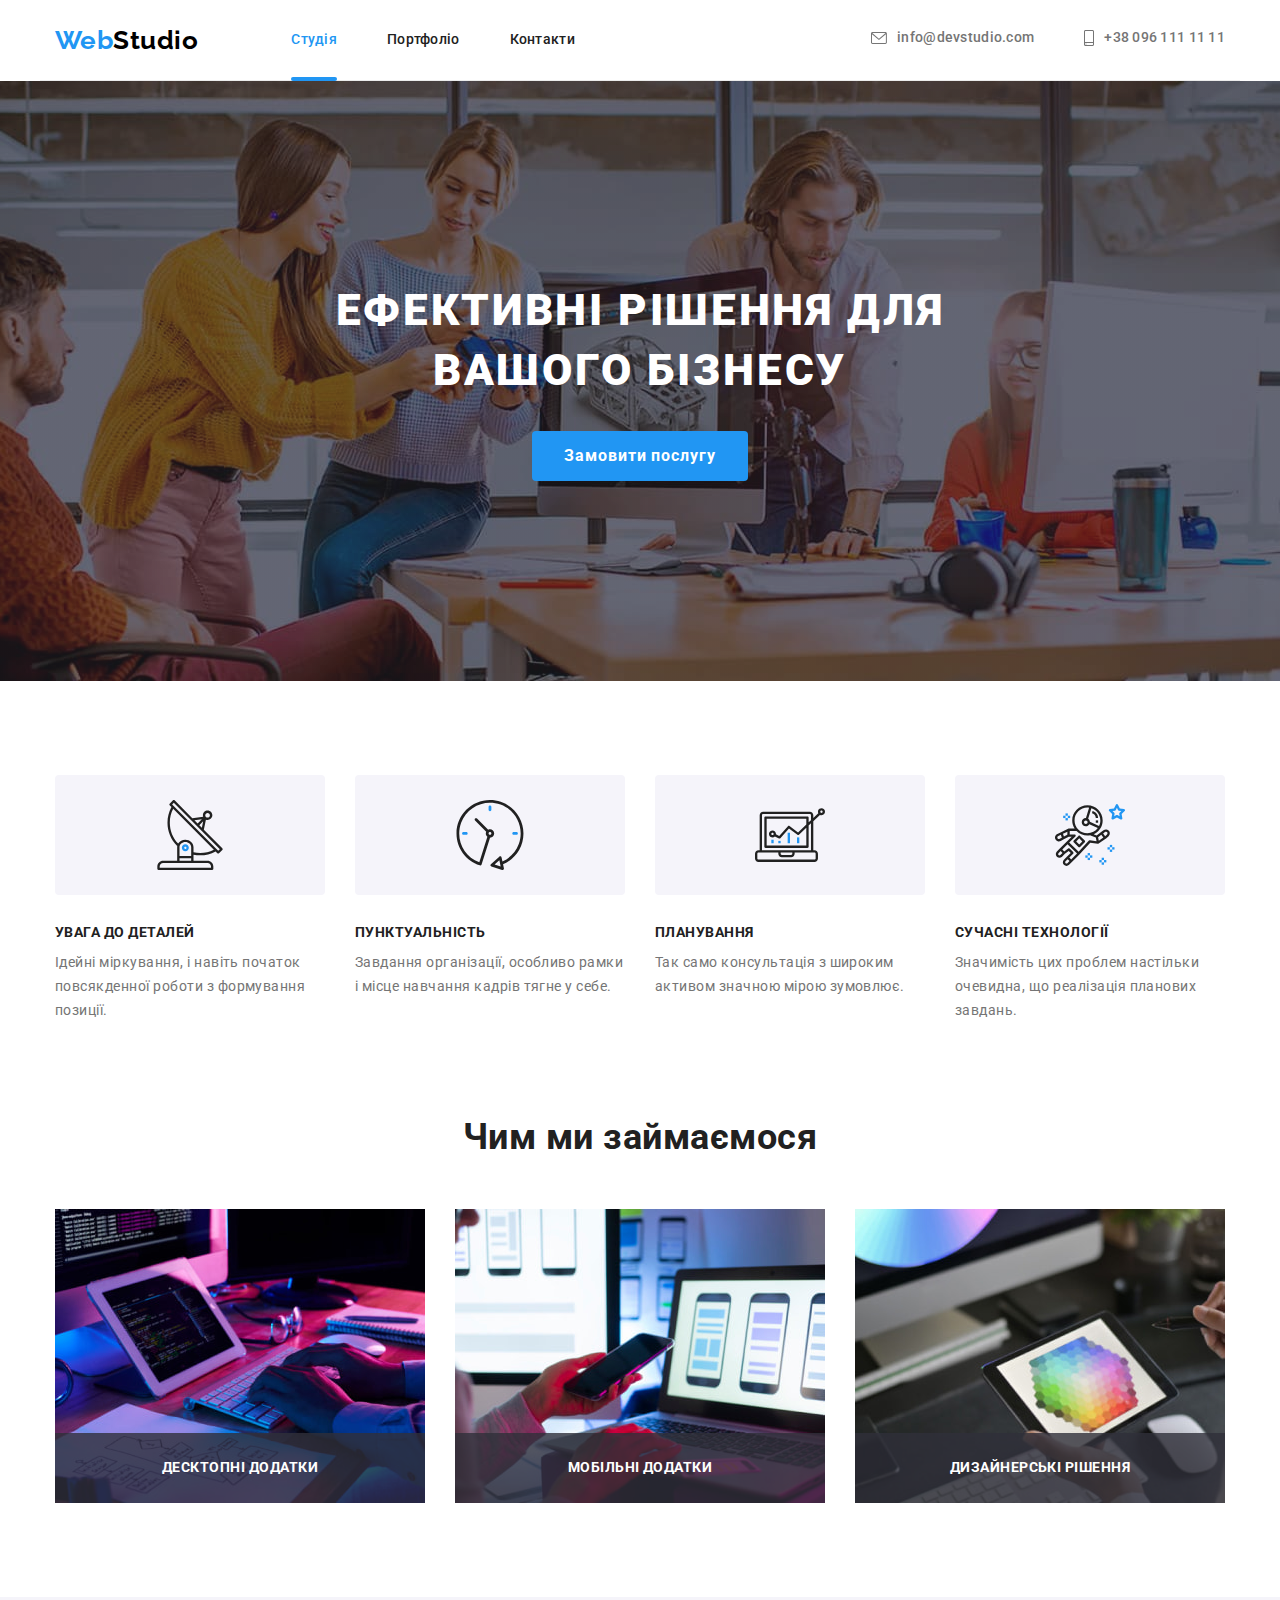
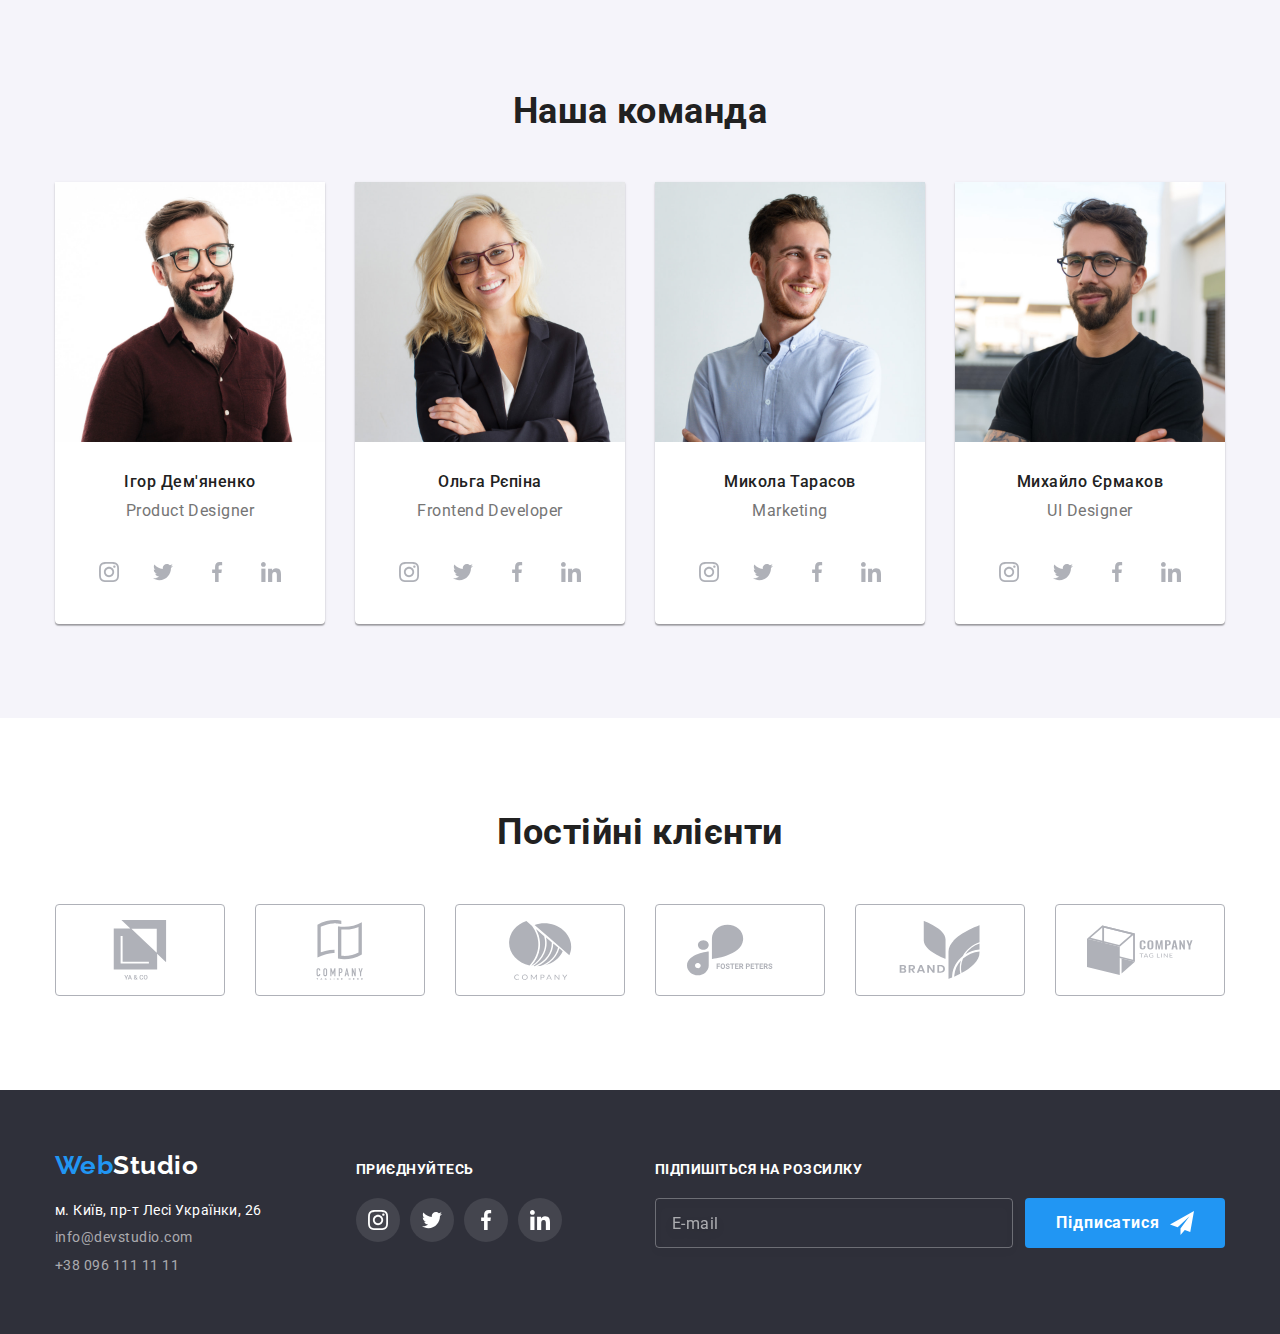
<file: index.html>
<!DOCTYPE html>
<html lang="uk">
<head>
  <meta charset="UTF-8">
  <meta http-equiv="X-UA-Compatible" content="IE=edge">
  <meta name="viewport" content="width=device-width, initial-scale=1.0">
  <title>WebStudio - Головна</title>
  
  <!-- Normalize -->
  <link rel="stylesheet" href="https://cdn.jsdelivr.net/npm/modern-normalize@1.1.0/modern-normalize.min.css">

  <!-- Fonts -->
  <link rel="preconnect" href="https://fonts.googleapis.com">
  <link rel="preconnect" href="https://fonts.gstatic.com" crossorigin>
  <link href="https://fonts.googleapis.com/css2?family=Raleway:wght@700&family=Roboto:wght@400;500;700;900&display=swap"
   rel="stylesheet">

  <!-- Connected CSS files -->
  <link rel="stylesheet" href="css/styles.css">
</head>
<body>
  <!-- Header -->
  <header class="header">
    <div class="container header-flex-container">
    <!-- Logo in header -->
    <a class="header-logo" href="index.html">
      <span class="header-logo-text-web">Web</span><span class="header-logo-text-studio">Studio</span>
    </a>
    <!-- Menu Nav -->
    <nav>
      <ul class="navigation-items">
        <li class="navigation-item"><a class="navigation-item-link active-page" href="index.html">Студія</a></li>
        <li class="navigation-item"><a class="navigation-item-link" href="portfolio.html">Портфоліо</a></li>
        <li class="navigation-item"><a class="navigation-item-link" href="">Контакти</a></li>
      </ul>
    </nav>
    <!-- Contacts in header -->
    <ul class="header-contacts">
      <li class="header-contact-item">
        <a class="header-contact" href="mailto:info@devstudio.com">
          <svg class="header-contact-icon" width="16px" height="12px">
            <use href="./images/icons.svg#icon-envelope"></use>
          </svg>
          info@devstudio.com
        </a>
      </li>
      <li class="header-contact-item">
        <a class="header-contact" href="tel:+380961111111">
          <svg class="header-contact-icon" width="10px" height="16px">
            <use href="./images/icons.svg#icon-smartphone"></use>
          </svg>
          +38 096 111 11 11
        </a>
      </li>
    </ul></div>
  </header>
  <!-- Main -->
  <main class="main">
    <!-- Hero -->
    <section class="hero">
      <div class="container">
        <h1 class="hero-title">Ефективні рішення для вашого бізнесу</h1>
        <button class="hero-button" type="button" data-modal-open>Замовити послугу</button>
      </div>
    </section>
    <!-- features -->
    <section class="section features">
      <div class="container">
        <ul class="features-items">
          <li class="feature-item">
            <div class="feature-item-icon-container">
              <svg width="70px" height="70px">
                <use href="./images/icons.svg#icon-antenna">
              </use>
            </svg>
            </div>
            <h3 class="feature-title">Увага до деталей</h3>
            <p class="features-description">Ідейні міркування, і навіть початок повсякденної роботи з формування позиції.</p>
          </li>
          <li class="feature-item">
            <div class="feature-item-icon-container">
              <svg width="70px" height="70px">
                <use href="./images/icons.svg#icon-clock">
              </use>
            </svg>
            </div>
            <h3 class="feature-title">Пунктуальність</h3>
            <p class="features-description">Завдання організації, особливо рамки і місце навчання кадрів тягне у себе.</p>
          </li>
          <li class="feature-item">
            <div class="feature-item-icon-container">
              <svg width="70px" height="70px">
                <use href="./images/icons.svg#icon-diagram">
              </use>
            </svg>
            </div>
            <h3 class="feature-title">Планування</h3>
            <p class="features-description">Так само консультація з широким активом значною мірою зумовлює.</p>
          </li>
          <li class="feature-item">
            <div class="feature-item-icon-container">
              <svg width="70px" height="70px">
                <use href="./images/icons.svg#icon-astronaut">
              </use>
            </svg>
            </div>
            <h3 class="feature-title">Сучасні технології</h3>
            <p class="features-description">Значимість цих проблем настільки очевидна, що реалізація планових завдань.</p>
          </li>
        </ul>
      </div>
    </section>
    <!-- Work -->
    <section class="section work">
      <div class="container">
        <h2 class="work-title">Чим ми займаємося</h2>
          <ul class="work-items">
            <li class="work-item">
              <img class="work-item-img" src="images/general/close-up-image-programer-working-his-desk-office.jpg" alt="крупним планом зображення програміста, який працює на робочому столі в офісі" width="370">
              <div class="work-item-label">
                <h3 class="work-item-label-title">Десктопні додатки</h3>
              </div>
            </li>
            <li class="work-item">
              <img class="work-item-img" src="images/general/web-ui-designers-are-developing-application-smartphones-team-creators-is-working-interface-mobile-phones.jpg" alt="дизайнери веб-інтерфейсу розробляють програми для смартфонів, команда творців працює над інтерфейсом мобільних телефонів" width="370">
              <div class="work-item-label">
                <h3 class="work-item-label-title">Мобільні додатки</h3>
              </div>
            </li>
            <li class="work-item">
              <img class="work-item-img" src="images/general/creative-artist-web-design-with-working-colour-selection-graphic-tablet.jpg" alt="творчий художник веб-дизайн із робочим графічним планшетом із вибором кольорів" width="370">
              <div class="work-item-label">
                <h3 class="work-item-label-title">Дизайнерські рішення</h3>
              </div>
            </li>
          </ul>
      </div>
    </section>
    <!-- Team -->
    <section class="section team">
      <div class="container">
        <h2 class="team-title">Наша команда</h2>
          <ul class="team-items">
            <li class="team-item">
                <img class="team-item-img" src="images/general/Ihor-Dem'yanenko.jpg" alt="Ігор Дем'яненко" width="270">
                <h3 class="name">Ігор Дем'яненко</h3>
                <p class="position">Product Designer</p>
                <ul class="socials-list">
                  <li class="socials-item">
                    <a href="" class="socials-link">
                      <svg class="socials-icon" width="20px" height="20px">
                        <use href="./images/icons.svg#icon-instagram"></use>
                      </svg>
                    </a>
                  </li>
                  <li class="socials-item">
                    <a href="" class="socials-link">
                      <svg class="socials-icon" width="20px" height="20px">
                        <use href="./images/icons.svg#icon-twitter"></use>
                      </svg>
                    </a>
                  </li>
                  <li class="socials-item">
                    <a href="" class="socials-link">
                      <svg class="socials-icon" width="20px" height="20px">
                        <use href="./images/icons.svg#icon-facebook"></use>
                      </svg>
                    </a>
                  </li>
                  <li class="socials-item">
                    <a href="" class="socials-link">
                      <svg class="socials-icon" width="20px" height="20px">
                        <use href="./images/icons.svg#icon-linkedin"></use>
                      </svg>
                    </a>
                  </li>
                </ul>            
              </li>
            <li class="team-item">
                <img class="team-item-img" src="images/general/Olʹha-Ryepina.jpg" alt="Ольга Рєпіна" width="270">
                <h3 class="name">Ольга Рєпіна</h3>
                <p class="position">Frontend Developer</p>
                <ul class="socials-list">
                  <li class="socials-item">
                    <a href="" class="socials-link">
                      <svg class="socials-icon" width="20px" height="20px">
                        <use href="./images/icons.svg#icon-instagram"></use>
                      </svg>
                    </a>
                  </li>
                  <li class="socials-item">
                    <a href="" class="socials-link">
                      <svg class="socials-icon" width="20px" height="20px">
                        <use href="./images/icons.svg#icon-twitter"></use>
                      </svg>
                    </a>
                  </li>
                  <li class="socials-item">
                    <a href="" class="socials-link">
                      <svg class="socials-icon" width="20px" height="20px">
                        <use href="./images/icons.svg#icon-facebook"></use>
                      </svg>
                    </a>
                  </li>
                  <li class="socials-item">
                    <a href="" class="socials-link">
                      <svg class="socials-icon" width="20px" height="20px">
                        <use href="./images/icons.svg#icon-linkedin"></use>
                      </svg>
                    </a>
                  </li>
                </ul>
            </li>
            <li class="team-item">
                <img class="team-item-img" src="images/general/Mykola-Tarasov.jpg" alt="Микола Тарасов" width="270">
                <h3 class="name">Микола Тарасов</h3>
                <p class="position">Marketing</p>
                <ul class="socials-list">
                  <li class="socials-item">
                    <a href="" class="socials-link">
                      <svg class="socials-icon" width="20px" height="20px">
                        <use href="./images/icons.svg#icon-instagram"></use>
                      </svg>
                    </a>
                  </li>
                  <li class="socials-item">
                    <a href="" class="socials-link">
                      <svg class="socials-icon" width="20px" height="20px">
                        <use href="./images/icons.svg#icon-twitter"></use>
                      </svg>
                    </a>
                  </li>
                  <li class="socials-item">
                    <a href="" class="socials-link">
                      <svg class="socials-icon" width="20px" height="20px">
                        <use href="./images/icons.svg#icon-facebook"></use>
                      </svg>
                    </a>
                  </li>
                  <li class="socials-item">
                    <a href="" class="socials-link">
                      <svg class="socials-icon" width="20px" height="20px">
                        <use href="./images/icons.svg#icon-linkedin"></use>
                      </svg>
                    </a>
                  </li>
                </ul>
            </li>
            <li class="team-item">
                <img class="team-item-img" src="images/general/Mykhaylo-Yermakov.jpg" alt="Михайло Єрмаков" width="270">
                <h3 class="name">Михайло Єрмаков</h3>
                <p class="position">UI Designer</p>
                <ul class="socials-list">
                  <li class="socials-item">
                    <a href="" class="socials-link">
                      <svg class="socials-icon" width="20px" height="20px">
                        <use href="./images/icons.svg#icon-instagram"></use>
                      </svg>
                    </a>
                  </li>
                  <li class="socials-item">
                    <a href="" class="socials-link">
                      <svg class="socials-icon" width="20px" height="20px">
                        <use href="./images/icons.svg#icon-twitter"></use>
                      </svg>
                    </a>
                  </li>
                  <li class="socials-item">
                    <a href="" class="socials-link">
                      <svg class="socials-icon" width="20px" height="20px">
                        <use href="./images/icons.svg#icon-facebook"></use>
                      </svg>
                    </a>
                  </li>
                  <li class="socials-item">
                    <a href="" class="socials-link">
                      <svg class="socials-icon" width="20px" height="20px">
                        <use href="./images/icons.svg#icon-linkedin"></use>
                      </svg>
                    </a>
                  </li>
                </ul>
            </li>
          </ul>
      </div>
    </section>
    <!-- Customers -->
    <section class="section customers">
      <div class="container">
        <h2 class="customers-title">Постійні клієнти</h2>
        <ul class="customers-list">
          <li class="customer-item">
            <a href="" class="customer-link">
              <svg class="customer-icon" width="106px" height="60px">
                <use href="./images/icons.svg#icon-company-1"></use>
              </svg>
            </a>
          </li>
          <li class="customer-item">
            <a href="" class="customer-link">
              <svg class="customer-icon" width="106px" height="60px">
                <use href="./images/icons.svg#icon-company-2"></use>
              </svg>
            </a>
          </li>
          <li class="customer-item">
            <a href="" class="customer-link">
              <svg class="customer-icon" width="106px" height="60px">
                <use href="./images/icons.svg#icon-company-3"></use>
              </svg>
            </a>
          </li>
          <li class="customer-item">
            <a href="" class="customer-link">
              <svg class="customer-icon" width="106px" height="60px">
                <use href="./images/icons.svg#icon-company-4"></use>
              </svg>
            </a>
          </li>
          <li class="customer-item">
            <a href="" class="customer-link">
              <svg class="customer-icon" width="106px" height="60px">
                <use href="./images/icons.svg#icon-company-5"></use>
              </svg>
            </a>
          </li>
          <li class="customer-item">
            <a href="" class="customer-link">
              <svg class="customer-icon" width="106px" height="60px">
                <use href="./images/icons.svg#icon-company-6"></use>
              </svg>
            </a>
          </li>
        </ul>
      </div>
    </section>
  </main>
  <!-- Footer -->
  <footer class="footer">
    <div class="container footer-contaiter">
      <div class="logo-and-adress">
      <!-- Logo in footer -->
      <a class="footer-logo" href="index.html">
        <span class="footer-logo-text-web">Web</span><span class="footer-logo-text-studio">Studio</span>
      </a>
      <!-- Footer address -->
      <address>
        <ul class="adress-items">
          <li class="adress-item"><a class="company-address" href="https://goo.gl/maps/HFRotfu45Rd6xeX8A" target="_blank" rel="noreferrer noopener">м. Київ, пр-т Лесі Українки, 26</a></li>
          <li class="adress-item"><a class="contact-footer" href="mailto:info@devstudio.com">info@devstudio.com</a></li>
          <li class="adress-item"><a class="contact-footer" href="tel:+380961111111">+38 096 111 11 11</a></li>
        </ul>
      </address>
      </div>
      <!-- Footer socials -->
      <div class="footer-socials">
        <h2 class="footer-socials-title">Приєднуйтесь</h2>
        <ul class="footer-socials-list">
          <li class="footer-socials-item">
            <a href="" class="footer-socials-link">
              <svg class="footer-socials-icon" width="20px" height="20px">
                <use href="./images/icons.svg#icon-instagram"></use>
              </svg>
            </a>
          </li>
          <li class="footer-socials-item">
            <a href="" class="footer-socials-link">
              <svg class="footer-socials-icon" width="20px" height="20px">
                <use href="./images/icons.svg#icon-twitter"></use>
              </svg>
            </a>
          </li>
          <li class="footer-socials-item">
            <a href="" class="footer-socials-link">
              <svg class="footer-socials-icon" width="20px" height="20px">
                <use href="./images/icons.svg#icon-facebook"></use>
              </svg>
            </a>
          </li>
          <li class="footer-socials-item">
            <a href="" class="footer-socials-link">
              <svg class="footer-socials-icon" width="20px" height="20px">
                <use href="./images/icons.svg#icon-linkedin"></use>
              </svg>
            </a>
          </li>
        </ul>
      </div>
      <!-- Footer subscribe -->
      <form class="subscribe" name="subscribe" autocomplete="on">
        <h2 class="subscribe-title">Підпишіться на розсилку</h2>
        <div class="subscribe-box-input">
          <input class="subscribe-input" type="email" name="email" placeholder="E-mail">
          <button class="subscribe-btn" type="submit">
            Підписатися
            <svg class="subscribe-icon" width="24px" height="24px" >
              <use href="./images/icons.svg#icon-send"></use>
            </svg>
          </button>
        </div>
      </form>
    </div>
  </footer>
  <!-- Modal window -->
  <div class="backdrop is-hidden" data-modal>
    <div class="modal">
      <button class="modal-btn" type="button" data-modal-close>
        <svg class="modal-btn-icon" width="18px" height="18px">
          <use href="./images/icons.svg#icon-close-back">
          </use>
        </svg>
      </button>
      <form class="modal-form">
        <strong class="modal-form-title">Залиште свої дані, ми вам передзвонимо</strong>
        <label class="modal-form-label" for="user-name">Ім'я</label>
        <div class="modal-form-group">
          <input class="modal-form-input" type="text" name="user-name" id="user-name">
          <svg class="modal-form-icon" width="18px" height="18px">
            <use href="./images/icons.svg#icon-user"></use>
          </svg>
        </div>
        <label class="modal-form-label" for="phone">Телефон</label>
        <div class="modal-form-group">
          <input class="modal-form-input" type="tel" name="phone" id="phone">
          <svg class="modal-form-icon" width="18px" height="18px">
            <use href="./images/icons.svg#icon-phone"></use>
          </svg>
        </div>
        <label class="modal-form-label" for="email">Пошта</label>
        <div class="modal-form-group">
          <input class="modal-form-input" type="email" name="email" id="email">
          <svg class="modal-form-icon" width="18px" height="18px">
            <use href="./images/icons.svg#icon-email"></use>
          </svg>
        </div>
        <label class="modal-form-label" for="comment">Коментар</label>
        <textarea class="modal-form-comment" name="comment" id="comment" cols="" rows="10" placeholder="Введіть текст"></textarea>
        <label class="modal-form-agreement">
          <input class="modal-form-checkbox" type="checkbox" name="checkbox">
          <span class="modal-form-agreement-text">Погоджуюся з розсилкою та приймаю <a class="modal-form-link" href="">Умови договору</a></span>
        </label>
        <button class="modal-btn-send" type="submit">
            Відправити
          </button>
      </form>
    </div>
  </div>
<script src="./js/modal.js"></script>
</body>
</html>
</file>
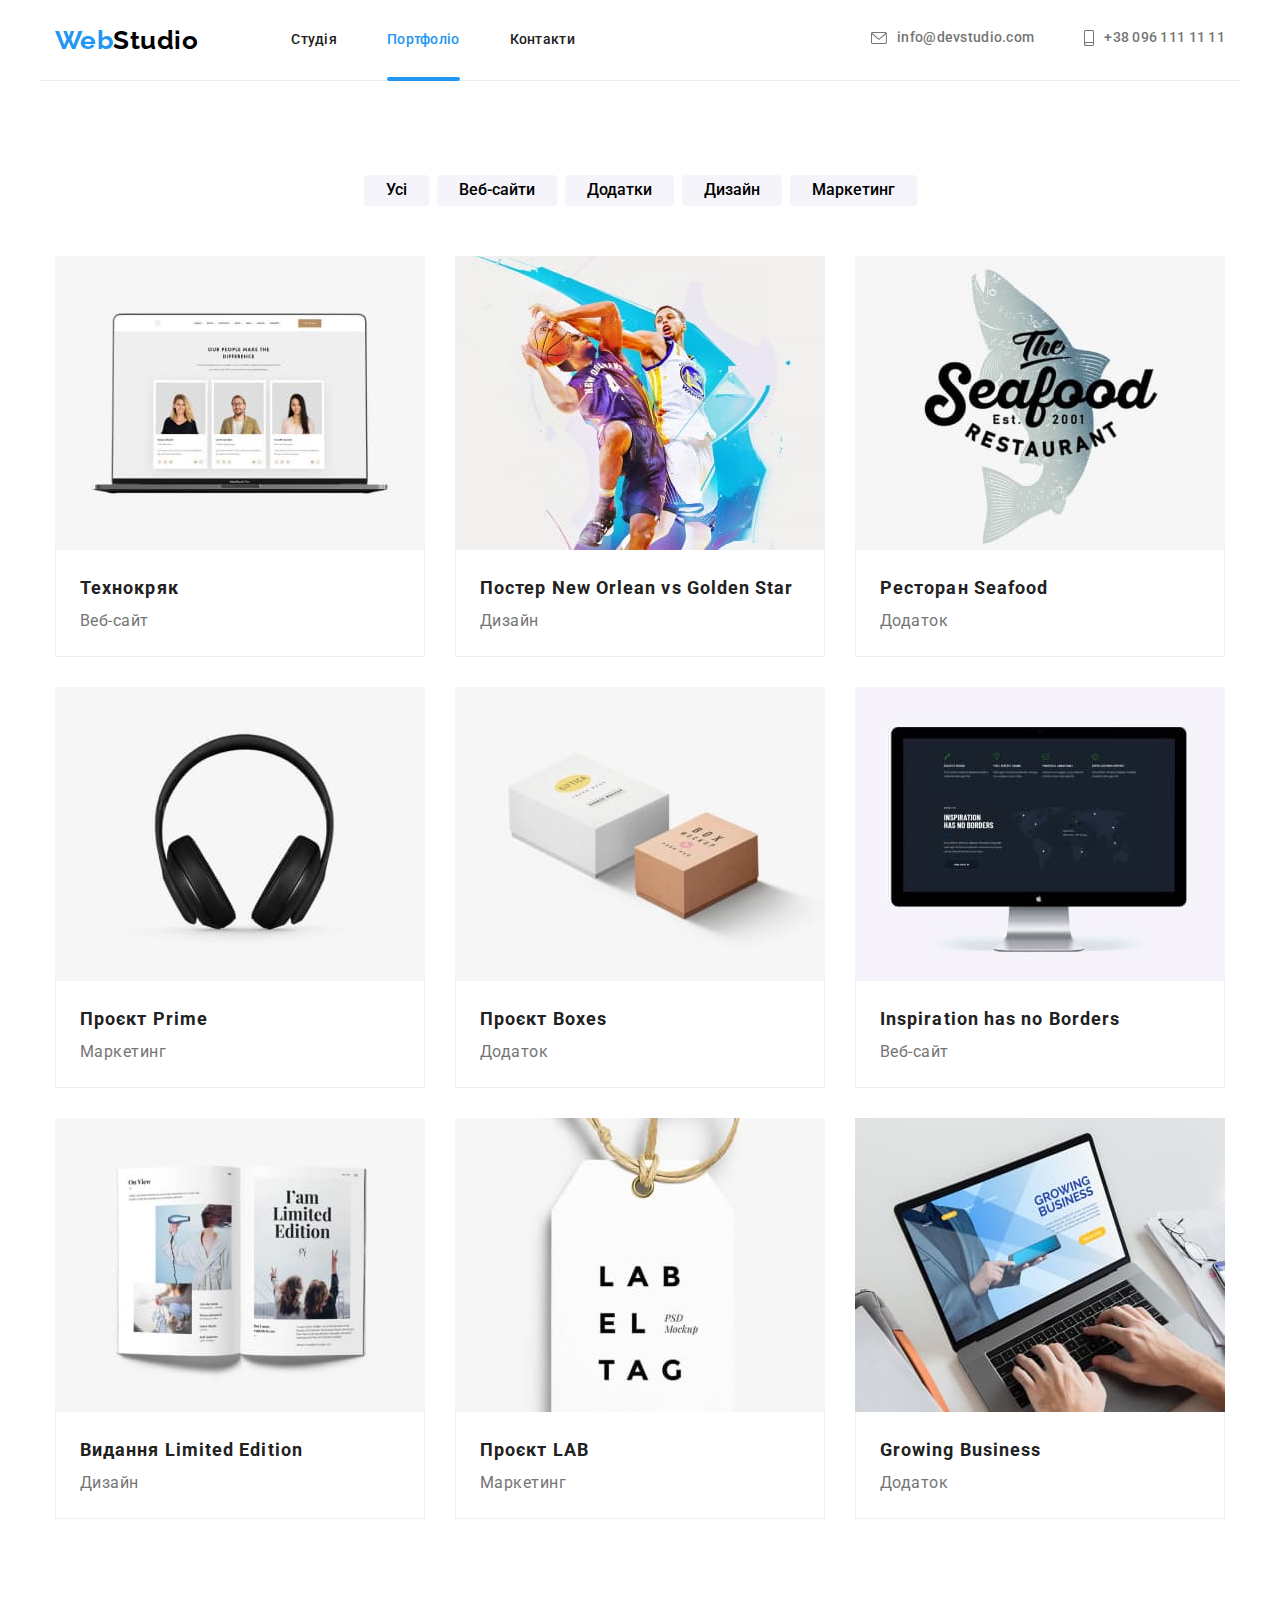
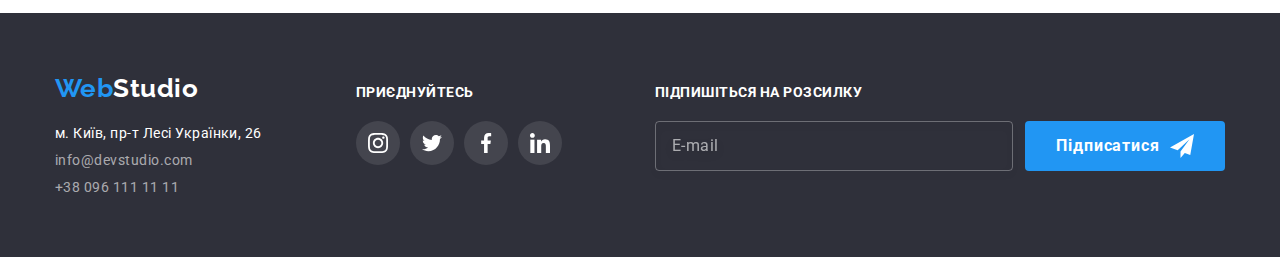
<file: portfolio.html>
<!DOCTYPE html>
<html lang="uk">
  <head>
    <meta charset="UTF-8" />
    <meta http-equiv="X-UA-Compatible" content="IE=edge" />
    <meta name="viewport" content="width=device-width, initial-scale=1.0" />
    <title>Портфоліо</title>

    <!-- Normalize -->
    <link
      rel="stylesheet"
      href="https://cdn.jsdelivr.net/npm/modern-normalize@1.1.0/modern-normalize.min.css"
    />

    <!-- Fonts -->
    <link rel="preconnect" href="https://fonts.googleapis.com" />
    <link rel="preconnect" href="https://fonts.gstatic.com" crossorigin />
    <link
      href="https://fonts.googleapis.com/css2?family=Raleway:wght@700&family=Roboto:wght@400;500;700;900&display=swap"
      rel="stylesheet"
    />

    <!-- Connected CSS files -->
    <link rel="stylesheet" href="css/styles.css" />
  </head>
  <body>
    <!-- Header -->
    <header class="header">
      <div class="container header-flex-container">
      <!-- Logo in header -->
      <a class="header-logo" href="index.html">
        <span class="header-logo-text-web">Web</span><span class="header-logo-text-studio">Studio</span>
      </a>
      <!-- Menu Nav -->
      <nav>
        <ul class="navigation-items">
          <li class="navigation-item">
            <a class="navigation-item-link" href="index.html">Студія</a>
          </li>
          <li class="navigation-item">
            <a class="navigation-item-link active-page" href="portfolio.html">Портфоліо</a>
          </li>
          <li class="navigation-item">
            <a class="navigation-item-link" href="">Контакти</a>
          </li>
        </ul>
      </nav>
      <!-- Contacts in header -->
      <ul class="header-contacts">
        <li class="header-contact-item">
          <a class="header-contact" href="mailto:info@devstudio.com">
            <svg class="header-contact-icon" width="16px" height="12px">
              <use href="./images/icons.svg#icon-envelope"></use>
            </svg>
            info@devstudio.com
          </a>
        </li>
        <li class="header-contact-item">
          <a class="header-contact" href="tel:+380961111111">
            <svg class="header-contact-icon" width="10px" height="16px">
              <use href="./images/icons.svg#icon-smartphone"></use>
            </svg>
            +38 096 111 11 11
          </a>
        </li>
      </ul></div>
    </header>
    <!-- Main -->
    <main class="main">
      <section class="section projects">
        <div class="container">
          <!-- Filters -->
          <ul class="filter-buttons">
            <li><button class="filter-button" type="button">Усі</button></li>
            <li>
              <button class="filter-button" type="button">Веб-сайти</button>
            </li>
            <li>
              <button class="filter-button" type="button">Додатки</button>
            </li>
            <li><button class="filter-button" type="button">Дизайн</button></li>
            <li>
              <button class="filter-button" type="button">Маркетинг</button>
            </li>
          </ul>
          <!-- Projects-list -->
          <ul class="projects-list">
            <li class="project">
              <a class="project-link" href="">
                <div class="project-link-box">
                  <img
                  class="project-link-img"
                  src="images/portfolio/portfolio1.jpg"
                  alt=""
                  class="project-image"
                  width="370"
                  />
                  <div class="description-overlay">
                    <p class="description-overlay-text">
                      Ресурс пропонує комплексні пропозиції з різним рівнем функціоналу та сервісів. Все це дозволить відвідувачу отримати вичерпні відомості про компанію чи приватну особу.
                    </p>
                  </div>
                </div>
                <div class="project-description">
                  <h2 class="project-title">Технокряк</h2>
                  <p class="project-type">Веб-сайт</p>
                </div>
              </a>
            </li>
            <li class="project">
              <a class="project-link" href="">
                <div class="project-link-box">
                  <img
                  class="project-link-img"
                  src="images/portfolio/portfolio2.jpg"
                  alt=""
                  class="project-image"
                  width="370"
                  />
                  <div class="description-overlay">
                    <p class="description-overlay-text">
                      Ресурс пропонує комплексні пропозиції з різним рівнем функціоналу та сервісів. Все це дозволить відвідувачу отримати вичерпні відомості про компанію чи приватну особу.
                    </p>
                  </div>
                </div>
                <div class="project-description">
                  <h2 class="project-title">
                    Постер New Orlean vs Golden Star
                  </h2>
                  <p class="project-type">Дизайн</p>
                </div>
              </a>
            </li>
            <li class="project">
              <a class="project-link" href="">
                <div class="project-link-box">
                  <img
                  class="project-link-img"
                  src="images/portfolio/portfolio3.jpg"
                  alt=""
                  class="project-image"
                  width="370"
                  />
                  <div class="description-overlay">
                    <p class="description-overlay-text">
                      Ресурс пропонує комплексні пропозиції з різним рівнем функціоналу та сервісів. Все це дозволить відвідувачу отримати вичерпні відомості про компанію чи приватну особу.
                    </p>
                  </div>
                </div>
                <div class="project-description">
                  <h2 class="project-title">Ресторан Seafood</h2>
                  <p class="project-type">Додаток</p>
                </div>
              </a>
            </li>
            <li class="project">
              <a class="project-link" href="">
                <div class="project-link-box">
                  <img
                  class="project-link-img"
                  src="images/portfolio/portfolio4.jpg"
                  alt=""
                  class="project-image"
                  width="370"
                  />
                  <div class="description-overlay">
                    <p class="description-overlay-text">
                      Ресурс пропонує комплексні пропозиції з різним рівнем функціоналу та сервісів. Все це дозволить відвідувачу отримати вичерпні відомості про компанію чи приватну особу.
                    </p>
                  </div>
                </div>
                <div class="project-description">
                  <h2 class="project-title">Проєкт Prime</h2>
                  <p class="project-type">Маркетинг</p>
                </div>
              </a>
            </li>
            <li class="project">
              <a class="project-link" href="">
                <div class="project-link-box">
                  <img
                  class="project-link-img"
                  src="images/portfolio/portfolio5.jpg"
                  alt=""
                  class="project-image"
                  width="370"
                  />
                  <div class="description-overlay">
                    <p class="description-overlay-text">
                      Ресурс пропонує комплексні пропозиції з різним рівнем функціоналу та сервісів. Все це дозволить відвідувачу отримати вичерпні відомості про компанію чи приватну особу.
                    </p>
                  </div>
                </div>
                <div class="project-description">
                  <h2 class="project-title">Проєкт Boxes</h2>
                  <p class="project-type">Додаток</p>
                </div>
              </a>
            </li>
            <li class="project">
              <a class="project-link" href="">
                <div class="project-link-box">
                  <img
                  class="project-link-img"
                  src="images/portfolio/portfolio6.jpg"
                  alt=""
                  class="project-image"
                  width="370"
                  />
                  <div class="description-overlay">
                    <p class="description-overlay-text">
                      Ресурс пропонує комплексні пропозиції з різним рівнем функціоналу та сервісів. Все це дозволить відвідувачу отримати вичерпні відомості про компанію чи приватну особу.
                    </p>
                  </div>
                </div>
                <div class="project-description">
                  <h2 class="project-title">Inspiration has no Borders</h2>
                  <p class="project-type">Веб-сайт</p>
                </div>
              </a>
            </li>
            <li class="project">
              <a class="project-link" href="">
                <div class="project-link-box">
                  <img
                  class="project-link-img"
                  src="images/portfolio/portfolio7.jpg"
                  alt=""
                  class="project-image"
                  width="370"
                  />
                  <div class="description-overlay">
                    <p class="description-overlay-text">
                      Ресурс пропонує комплексні пропозиції з різним рівнем функціоналу та сервісів. Все це дозволить відвідувачу отримати вичерпні відомості про компанію чи приватну особу.
                    </p>
                  </div>
                </div>
                <div class="project-description">
                  <h2 class="project-title">Видання Limited Edition</h2>
                  <p class="project-type">Дизайн</p>
                </div>
              </a>
            </li>
            <li class="project">
              <a class="project-link" href="">
                <div class="project-link-box">
                  <img
                  class="project-link-img"
                  src="images/portfolio/portfolio8.jpg"
                  alt=""
                  class="project-image"
                  width="370"
                  />
                  <div class="description-overlay">
                    <p class="description-overlay-text">
                      Ресурс пропонує комплексні пропозиції з різним рівнем функціоналу та сервісів. Все це дозволить відвідувачу отримати вичерпні відомості про компанію чи приватну особу.
                    </p>
                  </div>
                </div>
                <div class="project-description">
                  <h2 class="project-title">Проєкт LAB</h2>
                  <p class="project-type">Маркетинг</p>
                </div>
              </a>
            </li>
            <li class="project">
              <a class="project-link" href="">
                <div class="project-link-box">
                  <img
                  class="project-link-img"
                  src="images/portfolio/portfolio9.jpg"
                  alt=""
                  class="project-image"
                  width="370"
                  />
                  <div class="description-overlay">
                    <p class="description-overlay-text">
                      Ресурс пропонує комплексні пропозиції з різним рівнем функціоналу та сервісів. Все це дозволить відвідувачу отримати вичерпні відомості про компанію чи приватну особу.
                    </p>
                  </div>
                </div>
                <div class="project-description">
                  <h2 class="project-title">Growing Business</h2>
                  <p class="project-type">Додаток</p>
                </div>
              </a>
            </li>
          </ul>
        </div>
      </section>
    </main>
    <!-- Footer -->
    <footer class="footer">
      <div class="container footer-contaiter">
        <div class="logo-and-adress">
        <!-- Logo in footer -->
        <a class="footer-logo" href="index.html">
          <span class="footer-logo-text-web">Web</span><span class="footer-logo-text-studio">Studio</span>
        </a>
        <!-- Footer address -->
        <address>
          <ul class="adress-items">
            <li class="adress-item"><a class="company-address" href="https://goo.gl/maps/HFRotfu45Rd6xeX8A" target="_blank" rel="noreferrer noopener">м. Київ, пр-т Лесі Українки, 26</a></li>
            <li class="adress-item"><a class="contact-footer" href="mailto:info@devstudio.com">info@devstudio.com</a></li>
            <li class="adress-item"><a class="contact-footer" href="tel:+380961111111">+38 096 111 11 11</a></li>
          </ul>
        </address>
        </div>
        <!-- Footer socials -->
        <div class="footer-socials">
          <h2 class="footer-socials-title">Приєднуйтесь</h2>
          <ul class="footer-socials-list">
            <li class="footer-socials-item">
              <a href="" class="footer-socials-link">
                <svg class="footer-socials-icon" width="20px" height="20px">
                  <use href="./images/icons.svg#icon-instagram"></use>
                </svg>
              </a>
            </li>
            <li class="footer-socials-item">
              <a href="" class="footer-socials-link">
                <svg class="footer-socials-icon" width="20px" height="20px">
                  <use href="./images/icons.svg#icon-twitter"></use>
                </svg>
              </a>
            </li>
            <li class="footer-socials-item">
              <a href="" class="footer-socials-link">
                <svg class="footer-socials-icon" width="20px" height="20px">
                  <use href="./images/icons.svg#icon-facebook"></use>
                </svg>
              </a>
            </li>
            <li class="footer-socials-item">
              <a href="" class="footer-socials-link">
                <svg class="footer-socials-icon" width="20px" height="20px">
                  <use href="./images/icons.svg#icon-linkedin"></use>
                </svg>
              </a>
            </li>
          </ul>
        </div>
        <!-- Footer subscribe -->
        <form class="subscribe" name="subscribe" autocomplete="on">
          <h2 class="subscribe-title">Підпишіться на розсилку</h2>
          <div class="subscribe-box-input">
            <input class="subscribe-input" type="email" name="email" placeholder="E-mail">
            <button class="subscribe-btn" type="submit">
              Підписатися
              <svg class="subscribe-icon" width="24px" height="24px" >
                <use href="./images/icons.svg#icon-send"></use>
              </svg>
            </button>
          </div>
        </form>
      </div>
    </footer>
  </body>
</html>
</file>
<file: css/styles.css>
:root {
  --primery-text-color: #212121;
  --secondary-text-color: #757575;
  --accent-color: #2196f3;
  --main-background-color: #fff;
  --secondary-background-color: #2f303a;
}

h1,
h2,
h3,
h4,
h5,
h6,
p {
  margin-top: 0;
  margin-bottom: 0;
}

ul {
  list-style: none;
  margin-top: 0;
  margin-bottom: 0;
  padding-left: 0;
}

a {
  text-decoration: none;
}

body {
  font-family: "Roboto", sans-serif;
  letter-spacing: 0.03em;
  color: var(--primery-text-color);
}

.container {
  width: 1200px;
  padding-right: 15px;
  padding-left: 15px;
  margin: 0 auto;

  /* outline: 2px solid tomato; */
}

.section {
  padding-top: 94px;
  padding-bottom: 94px;
  /* outline: 2px solid green; */
}

/* Heder styles */
.header {
  background-color: var(--main-background-color);
}

.header-flex-container {
  display: flex;
  align-items: center;
  border-bottom: 1px solid #ececec;
}

/* Heder-logo styles */
.header-logo {
  margin-right: 93px;

  font-family: Raleway;
  font-weight: 700;
  font-size: 26px;
  line-height: 1.19;
  text-decoration: none;
}

.header-logo-text-web {
  color: var(--accent-color);
}

.header-logo-text-studio {
  color: #000;
}

/* Navigation menu style */

.navigation-items {
  display: flex;
}

.navigation-item:not(:last-child) {
  margin-right: 50px;
}

.navigation-item-link {
  position: relative;

  display: block;
  padding-top: 32px;
  padding-bottom: 32px;

  font-weight: 500;
  font-size: 14px;
  line-height: 1.14;
  letter-spacing: 0.02em;
  color: var(--primery-text-color);
  text-decoration: none;

  transition-property: color;
  transition-duration: 250ms;
  transition-timing-function: cubic-bezier(0.4, 0, 0.2, 1);
}

.navigation-item-link:hover,
.navigation-item-link:focus {
  color: var(--accent-color);
}

.active-page::after {
  content: '';

  position: absolute;
  bottom: -1px;
  left: 0;

  width: 100%;
  height: 4px;
  border-radius: 2px;
  background-color: var(--accent-color);
}

.active-page {
  font-weight: 500;
  font-size: 14px;
  line-height: 1.14;
  letter-spacing: 0.02em;
  color: var(--accent-color);
  text-decoration: none;
}

/* Contacts in header styles */

.header-contacts {
  display: flex;
  margin-left: auto;
}

.header-contact {
  display: inline-flex;

  font-weight: 500;
  font-size: 14px;
  line-height: 1.14;
  letter-spacing: 0.02em;
  align-items: center;
  color: var(--secondary-text-color);
  text-decoration: none;

  transition-property: color;
  transition-duration: 250ms;
  transition-timing-function: cubic-bezier(0.4, 0, 0.2, 1);
}

.header-contact-item:not(:last-child) {
  margin-right: 50px;
}

.header-contact:hover,
.header-contact:focus {
  color: var(--accent-color);
}

.header-contact-icon {
  margin-right: 10px;

  fill: currentColor;

  transition-property: fill;
  transition-duration: 250ms;
  transition-timing-function: cubic-bezier(0.4, 0, 0.2, 1);
}

/* Maine styles */

/* Section hero style */

.hero {
  padding-top: 200px;
  padding-bottom: 200px;
  margin-right: auto;
  margin-left: auto;
  max-width: 1600px;

  background-color: #c4c4c4;
  background-image: linear-gradient(
      to right,
      rgba(47, 48, 58, 0.4),
      rgba(47, 48, 58, 0.4)
    ),
    url(../images/general/background-photo.jpg);
  background-position: center;
}

.hero-title {
  min-height: 120px;
  width: 696px;
  margin-right: auto;
  margin-left: auto;
  margin-bottom: 30px;

  font-weight: 900;
  font-size: 44px;
  line-height: 1.36;
  text-align: center;
  letter-spacing: 0.06em;
  text-transform: uppercase;
  color: #ffffff;
}

.hero-button {
  display: block;
  margin-right: auto;
  margin-left: auto;

  padding-top: 10px;
  padding-right: 32px;
  padding-bottom: 10px;
  padding-left: 32px;
  min-width: 216px;

  font-weight: 700;
  font-size: 16px;
  line-height: 1.88;
  text-align: center;
  letter-spacing: 0.06em;
  color: #ffffff;

  background-color: var(--accent-color);
  cursor: pointer;
  border: none;
  border-radius: 4px;

  transition-property: background-color;
  transition-duration: 250ms;
  transition-timing-function: cubic-bezier(0.4, 0, 0.2, 1);
}

.hero-button:hover {
  background-color: #188ce8;
}

/* Section futures styles */

.features-items {
  display: flex;
  gap: 30px;
}

.feature-item {
  width: 270px;
}

.feature-item-icon-container {
  margin-bottom: 30px;

  display: flex;
  justify-content: center;
  align-items: center;
  width: inherit;
  height: 120px;

  background-color: #f5f4fa;
  border-radius: 4px;
}

.feature-title {
  margin-bottom: 10px;

  font-size: 14px;
  line-height: 1.14;
  text-transform: uppercase;
}

.features-description {
  font-size: 14px;
  line-height: 1.71;
  color: var(--secondary-text-color);
}

/* Section work styles */

.work {
  padding-top: 0;
}

.work-title {
  margin-bottom: 50px;

  font-size: 36px;
  line-height: 1.16;
  text-align: center;
}

.work-items {
  display: flex;
  gap: 30px;
}

.work-item {
  position: relative;
}

.work-item-img {
  display: block;
}

.work-item-label {
  position: absolute;
  bottom: 0;
  left: 0;

  width: 100%;
  min-height: 70px;

  background-color: rgba(47, 48, 58, 0.8);
}

.work-item-label-title {
  padding-top: 27px;

  font-size: 14px;
  line-height: 1.14;
  text-align: center;
  text-transform: uppercase;

  color: #ffffff;
}

/* Section team styles */

.team {
  background-color: #f5f4fa;
}

.team-title {
  margin-bottom: 50px;

  font-size: 36px;
  line-height: 1.16;
  text-align: center;
}

.team-items {
  display: flex;
  gap: 30px;
}

.team-item {
  background-color: var(--main-background-color);

  box-shadow: 0px 1px 3px rgba(0, 0, 0, 0.12), 0px 1px 1px rgba(0, 0, 0, 0.14),
    0px 2px 1px rgba(0, 0, 0, 0.2);
  border-radius: 0px 0px 4px 4px;
}

.team-item-img {
  display: block;
  margin-bottom: 30px;
}

/* Cards with photos, names and titles of professions */

.name {
  margin-bottom: 10px;

  font-weight: 500;
  font-size: 16px;
  line-height: 1.19;
  text-align: center;
}

.position {
  margin-bottom: 30px;

  font-size: 16px;
  line-height: 1.19;
  text-align: center;
  color: var(--secondary-text-color);
}

.socials-list {
  margin-right: auto;
  margin-bottom: 30px;
  margin-left: auto;

  display: flex;
  gap: 10px;
  width: 206px;
  height: 44px;
}

.socials-link {
  display: flex;
  justify-content: center;
  align-items: center;
  width: 44px;
  height: 44px;

  color: #afb1b8;
  background-color: #fff;

  border-radius: 50%;

  transition-property: background-color;
  transition-duration: 250ms;
  transition-timing-function: cubic-bezier(0.4, 0, 0.2, 1);
}

.socials-link:hover,
.socials-link:focus {
  background-color: var(--accent-color);
  color: #fff;
}

.socials-icon {
  fill: currentColor;

  transition-property: fill;
  transition-duration: 250ms;
  transition-timing-function: cubic-bezier(0.4, 0, 0.2, 1);
}

/* Section customers styles*/

.customers-title {
  margin-bottom: 50px;

  font-size: 36px;
  line-height: 1.16;
  text-align: center;
  color: var(--primery-text-color);
}

.customers-list {
  display: flex;
  justify-content: center;
  gap: 30px;
}

.customer-link {
  display: flex;
  justify-content: center;
  align-items: center;
  width: 170px;
  height: 92px;

  color: #afb1b8;

  border: 1px solid #afb1b8;
  border-radius: 4px;

  transition-property: border-color, color;
  transition-duration: 250ms;
  transition-timing-function: cubic-bezier(0.4, 0, 0.2, 1);
}

.customer-link:hover,
.customer-link:focus {
  color: var(--accent-color);
  border-color: var(--accent-color);
}

.customer-icon {
  fill: currentColor;

  transition-property: fill;
  transition-duration: 250ms;
  transition-timing-function: cubic-bezier(0.4, 0, 0.2, 1);
}

/* Footer styles */

.footer {
  padding-top: 60px;
  padding-bottom: 60px;
  background-color: var(--secondary-background-color);
}

.footer-contaiter {
  display: flex;
}

/* Footer logo */

.logo-and-adress {
  margin-right: 70px;
  width: 231px;
}

.footer-logo {
  display: block;
  margin-bottom: 20px;

  text-decoration: none;
}

.footer-logo-text-web,
.footer-logo-text-studio {
  font-family: "Raleway";
  font-weight: 700;
  font-size: 26px;
  line-height: 1.19;
}

.footer-logo-text-web {
  color: var(--accent-color);
}

.footer-logo-text-studio {
  color: #fff;
}

/* Footer adress */

.adress-item:not(:last-child) {
  margin-bottom: 9px;
}

.company-address {
  font-style: normal;
  font-weight: 400;
  font-size: 14px;
  line-height: 1.17;
  color: #ffffff;
  text-decoration: none;

  transition-property: color;
  transition-duration: 250ms;
  transition-timing-function: cubic-bezier(0.4, 0, 0.2, 1);
}

.company-address:hover,
.company-address:focus {
  color: var(--accent-color);
}

.contact-footer {
  font-style: normal;
  font-weight: 400;
  font-size: 14px;
  line-height: 1.17;
  color: rgba(255, 255, 255, 0.6);
  text-decoration: none;

  transition-property: color;
  transition-duration: 250ms;
  transition-timing-function: cubic-bezier(0.4, 0, 0.2, 1);
}

.contact-footer:hover,
.contact-footer:focus {
  color: var(--accent-color);
}

/* Footer socials */

.footer-socials {
  padding-top: 12px;
  margin-right: 93px;
}

.footer-socials-title {
  margin-bottom: 20px;

  font-size: 14px;
  line-height: 1.14;
  text-transform: uppercase;

  color: #ffffff;
}

.footer-socials-list {
  display: flex;
  gap: 10px;
  width: 206px;
  height: 44px;
}

.footer-socials-link {
  display: flex;
  justify-content: center;
  align-items: center;
  width: 44px;
  height: 44px;

  color: #fff;
  background-color: rgba(255, 255, 255, 0.1);

  border-radius: 50%;

  transition-property: background-color;
  transition-duration: 250ms;
  transition-timing-function: cubic-bezier(0.4, 0, 0.2, 1);
}

.footer-socials-link:hover,
.footer-socials-link:focus {
  background-color: var(--accent-color);
  color: #fff;
}

.footer-socials-icon {
  fill: currentColor;

  transition-property: fill;
  transition-duration: 250ms;
  transition-timing-function: cubic-bezier(0.4, 0, 0.2, 1);
}

/* Footer subscribe */

.subscribe {
  padding-top: 12px;
  width: 570px;
}

.subscribe-title {
  margin-bottom: 20px;

  font-size: 14px;
  line-height: 1.14;
  text-transform: uppercase;

  color: #fff;
}

.subscribe-box-input {
  display: flex;
  gap: 12px;
}

.subscribe-input {
  width: 358px;
  height: 50px;

  padding-left: 16px;

  font-size: 16px;
  line-height: 1.25;
  letter-spacing: 0.03em;
  color: #fff;

  background-color: transparent;

  border: 1px solid rgba(255, 255, 255, 0.3);
  filter: drop-shadow(0px 4px 4px rgba(0, 0, 0, 0.15));
  border-radius: 4px;

  outline: none;
}

.subscribe-input::placeholder {
  font-size: 16px;
  line-height: 1.25;
  letter-spacing: 0.03em;

  color: rgba(255, 255, 255, 0.6);
}


.subscribe-btn {
  display: flex;
  align-items: center;
  justify-content: center;
  gap: 10px;
  padding: 0;
  width: 200px;
  height: 50px;

  font-weight: 700;
  font-size: 16px;
  line-height: 1.88;
  letter-spacing: 0.06em;

  color: #fff;

  background-color: var(--accent-color);
  border: transparent;
  border-radius: 4px;

  transition-property: box-shadow;
  transition-duration: 250ms;
  transition-timing-function: cubic-bezier(0.4, 0, 0.2, 1);
}

.subscribe-btn:hover {
  box-shadow: 0px 4px 4px rgba(0, 0, 0, 0.15);
}

/* Portfolio page */

/* Mine styles */

/* Filters */

.filter-buttons {
  display: flex;
  justify-content: center;
  gap: 8px;
  margin-bottom: 50px;
}

.filter-button {
  padding-top: 6px;
  padding-right: 22px;
  padding-bottom: 6px;
  padding-left: 22px;

  font-weight: 500;
  font-size: 16px;
  line-height: 1.16;
  text-align: center;
  cursor: pointer;

  background-color: #f5f4fa;
  border: none;
  border-radius: 4px;

  transition-property: color, background-color, box-shadow;
  transition-duration: 250ms;
  transition-timing-function: cubic-bezier(0.4, 0, 0.2, 1);
}

.filter-button:hover,
.filter-button:focus {
  color: #fff;
  background-color: var(--accent-color);
  box-shadow: 0px 3px 1px rgba(0, 0, 0, 0.1), 0px 1px 2px rgba(0, 0, 0, 0.08),
    0px 2px 2px rgba(0, 0, 0, 0.12);
}

/* Projects */

.projects-list {
  display: flex;
  flex-wrap: wrap;
  gap: 30px;
}

.project {
  background-color: var(--main-background-color);
}

.project-link {
  display: block;

  text-decoration: none;

  transition-property: box-shadow;
  transition-duration: 250ms;
  transition-timing-function: cubic-bezier(0.4, 0, 0.2, 1);
}

.project-link:hover,
.project-link:focus {
  box-shadow: 0px 1px 1px rgba(0, 0, 0, 0.12), 0px 4px 4px rgba(0, 0, 0, 0.06),
    1px 4px 6px rgba(0, 0, 0, 0.16);
}

.project-link-box {
  position: relative;

  overflow: hidden;
}

.project-link-img {
  display: block;
}

.description-overlay {
  position: absolute;
  top: 0;
  left: 0;

  width: 100%;
  height: 100%;

  padding: 63px 24px;

  background-color: rgba(33, 150, 243, 0.9);

  transform: translateY(100%);

  transition-property: transform;
  transition-duration: 250ms;
  transition-timing-function: cubic-bezier(0.4, 0, 0.2, 1);
}

.project-link:hover .description-overlay {
  transform: translateY(0);
}

.description-overlay-text {
  font-size: 18px;
  line-height: 1.56;

  color: #fff;
}

.project-description {
  padding-top: 20px;
  padding-right: 24px;
  padding-left: 24px;
  padding-bottom: 20px;

  border: 1px solid #eeeeee;
  border-top: none;
}

.project-title {
  font-size: 18px;
  line-height: 2;
  letter-spacing: 0.06em;
  color: var(--primery-text-color);
}

.project-type {
  font-size: 16px;
  line-height: 1.88;
  color: var(--secondary-text-color);
}

/* Modal window */

.backdrop {
  position: fixed;
  top: 0;

  width: 100%;
  height: 100%;

  background-color: rgba(0, 0, 0, 0.2);

  transition-property: opacity, visibility;
  transition-duration: 250ms;
  transition-timing-function: cubic-bezier(0.4, 0, 0.2, 1);
}

.backdrop.is-hidden {
  opacity: 0;
  visibility: hidden;
  pointer-events: none;
}

.modal {
  position: absolute;
  top: 50%;
  left: 50%;

  transform: translateX(-50%) translateY(-50%);

  padding: 40px;
  width: 528px;
  min-height: 581px;

  background-color: #fff;
  box-shadow: 0px 1px 3px rgba(0, 0, 0, 0.12), 0px 1px 1px rgba(0, 0, 0, 0.14), 0px 2px 1px rgba(0, 0, 0, 0.2);
  border-radius: 4px;
}

.modal-btn{
  position: absolute;
  top: 8px;
  right: 8px;

  padding: 0;

  display: flex;
  align-items: center;
  justify-content: center;
  width: 30px;
  height: 30px;


  background-color: #fff;
  border: 1px solid rgba(0, 0, 0, 0.1);
  border-radius: 50%;

  cursor: pointer;
}

.modal-btn-icon {
  transition-property: fill;
  transition-duration: 250ms;
  transition-timing-function: cubic-bezier(0.4, 0, 0.2, 1);
}

.modal-btn-icon:hover {
  fill: var(--accent-color);
}

.modal-form-title {
  display: block;
  text-align: center;

  margin-bottom: 12px;

  font-size: 20px;
  line-height: 1.15;
  text-align: center;
}

.modal-form-label {
  display: block;
  margin-bottom: 4px;

  font-size: 12px;
  line-height: 1.16;
  letter-spacing: 0.01em;
  color: #757575;
}

.modal-form-group {
  position: relative;
  margin-bottom: 10px;
}

.modal-form-input {
  width: 100%;
  height: 40px;
  padding-left: 42px;



  border: 1px solid rgba(33, 33, 33, 0.2);
  border-radius: 4px;

  outline: 1px solid transparent;
  outline-offset: -1px;

  transition-property: outline-color;
  transition-duration: 250ms;
  transition-timing-function: cubic-bezier(0.4, 0, 0.2, 1);
}

.modal-form-input:focus {
  outline-color: var(--accent-color);
}

.modal-form-icon {
  position: absolute;
  top: 50%;
  left: 12px;

  transform: translateY(-50%);

  transition-property: fill;
  transition-duration: 250ms;
  transition-timing-function: cubic-bezier(0.4, 0, 0.2, 1);
}

.modal-form-input:focus-within + .modal-form-icon {
  fill: var(--accent-color);
}

.modal-form-comment {
  width: 100%;
  height: 120px;
  padding: 12px 16px;
  margin-bottom: 20px;

  font-size: 12px;
  line-height: 1.16;
  letter-spacing: 0.01em;

  border: 1px solid rgba(33, 33, 33, 0.2);
  border-radius: 4px;

  outline: 1px solid transparent;
  outline-offset: -1px;

  transition-property: outline-color;
  transition-duration: 250ms;
  transition-timing-function: cubic-bezier(0.4, 0, 0.2, 1);

  resize: none;
}

.modal-form-comment:focus {
  outline-color: var(--accent-color);
}

.modal-form-comment::placeholder {
  font-size: 12px;
  line-height: 1.16;
  letter-spacing: 0.01em;

  color: rgba(117, 117, 117, 0.5);
}

.modal-form-agreement {
  display: flex;
  align-items: center;
  justify-content: center;
  gap: 7px;

  margin-bottom: 30px;

}

.modal-form-checkbox {
  appearance: none;
  width: 16px;
  height: 15px;

  border: 2px solid #000;
  border-radius: 2px;

  background-image: url("data:image/svg+xml,%3Csvg width='13' height='10' viewBox='0 0 13 10' fill='none' xmlns='http://www.w3.org/2000/svg'%3E%3Cpath d='M1.95703 4.75166L1.88825 4.68604L1.81923 4.75141L0.93123 5.59258L0.854858 5.66492L0.930974 5.73753L4.42671 9.07236L4.49574 9.1382L4.56476 9.07236L12.069 1.91352L12.1449 1.84116L12.069 1.76881L11.1873 0.927644L11.1183 0.861826L11.0493 0.927611L4.49577 7.17353L1.95703 4.75166Z' fill='white' stroke='white' stroke-width='0.2'/%3E%3C/svg%3E");
  background-repeat: no-repeat;
  background-position: center;
  background-size: 0;

  transition-property: background-color, border-color, background-size;
  transition-duration: 250ms;
  transition-timing-function: cubic-bezier(0.4, 0, 0.2, 1);
}

.modal-form-checkbox:checked {
  background-color: var(--accent-color);
  border-color: transparent;
  background-size: 11px 8px;

}

.modal-form-agreement-text {
  font-size: 14px;
  line-height: 1.71;
  color: var(--secondary-text-color);

  user-select: none;
}

.modal-form-link {
  color: var(--accent-color);
  text-decoration: underline;
}

.modal-btn-send {
  display: flex;
  align-items: center;
  justify-content: center;
  padding: 0;
  margin-right: auto;
  margin-left: auto;
  width: 200px;
  height: 50px;

  font-weight: 700;
  font-size: 16px;
  line-height: 1.88;
  letter-spacing: 0.06em;

  color: #fff;

  background-color: #188CE8;
  border: transparent;
  border-radius: 4px;

  transition-property: box-shadow;
  transition-duration: 250ms;
  transition-timing-function: cubic-bezier(0.4, 0, 0.2, 1);

  cursor: pointer;
}

.modal-btn-send:hover {
  box-shadow: 0px 4px 4px rgba(0, 0, 0, 0.15);
}
</file>
